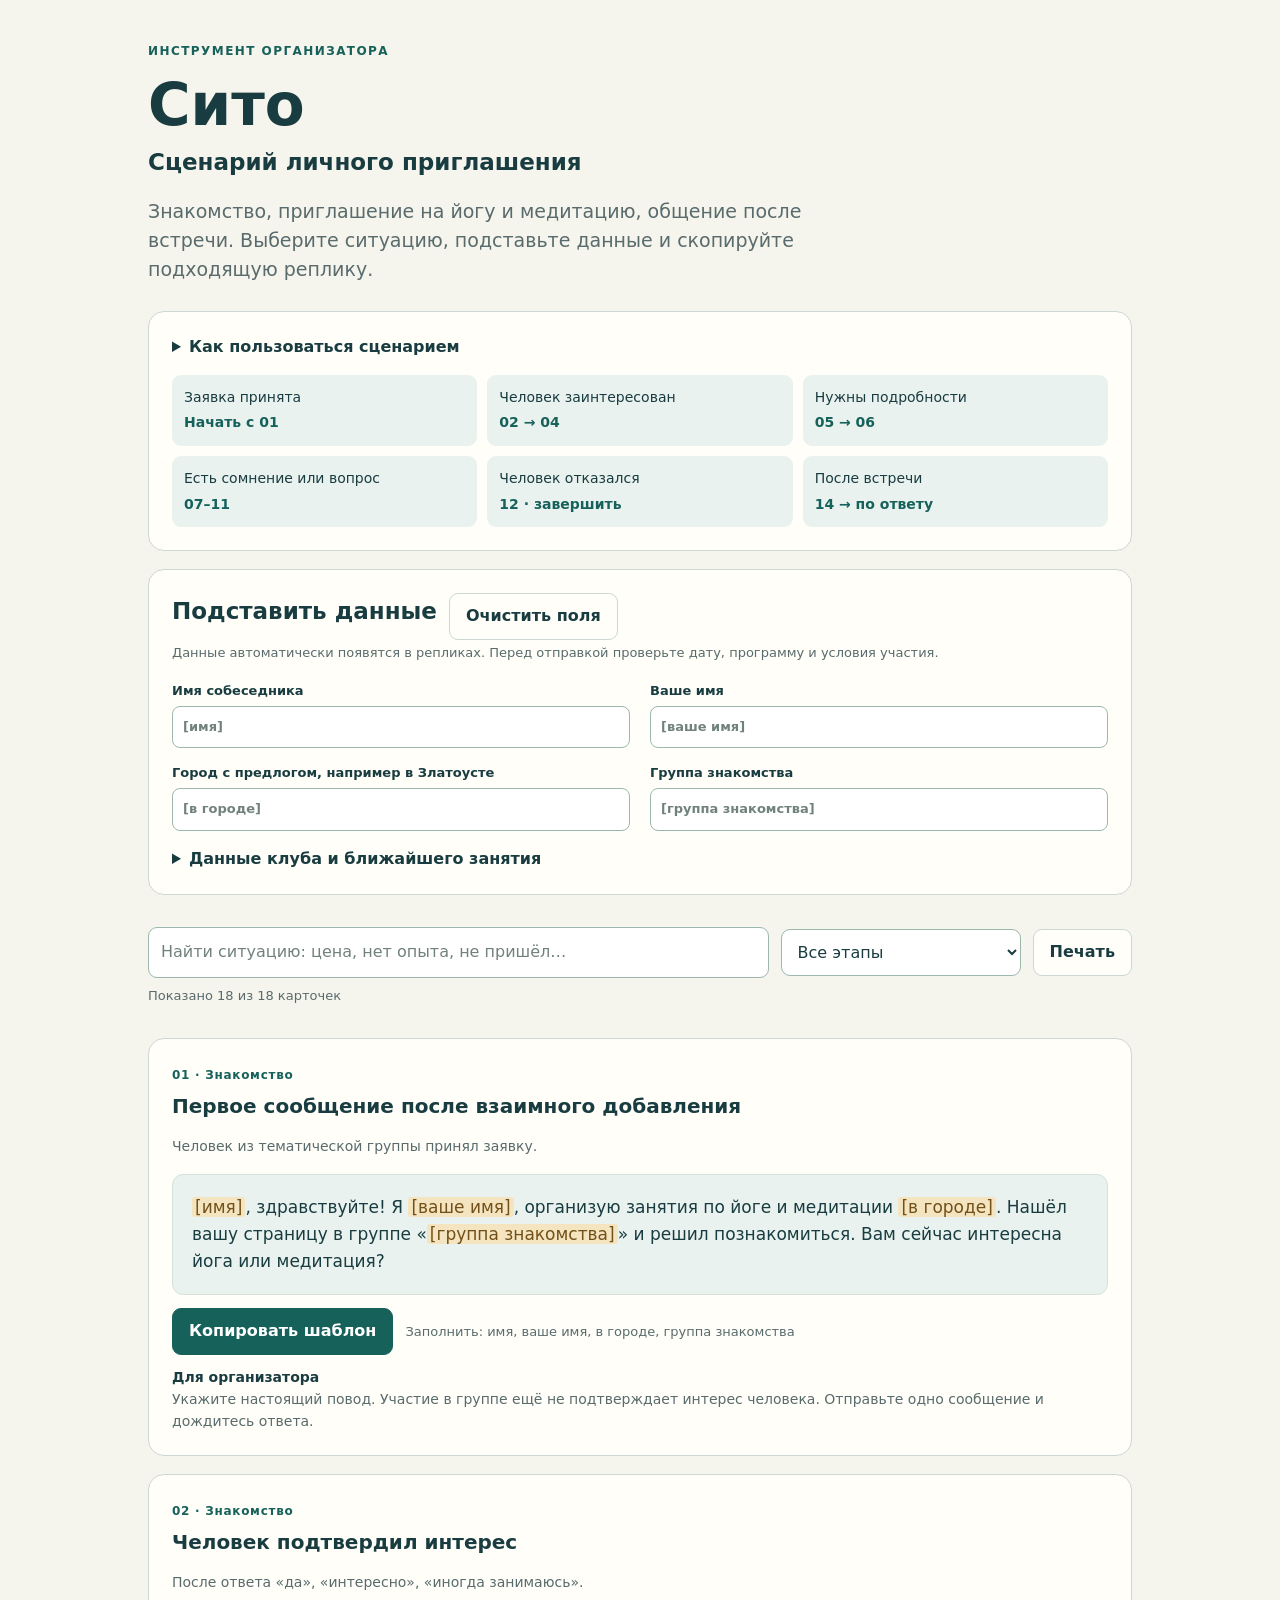
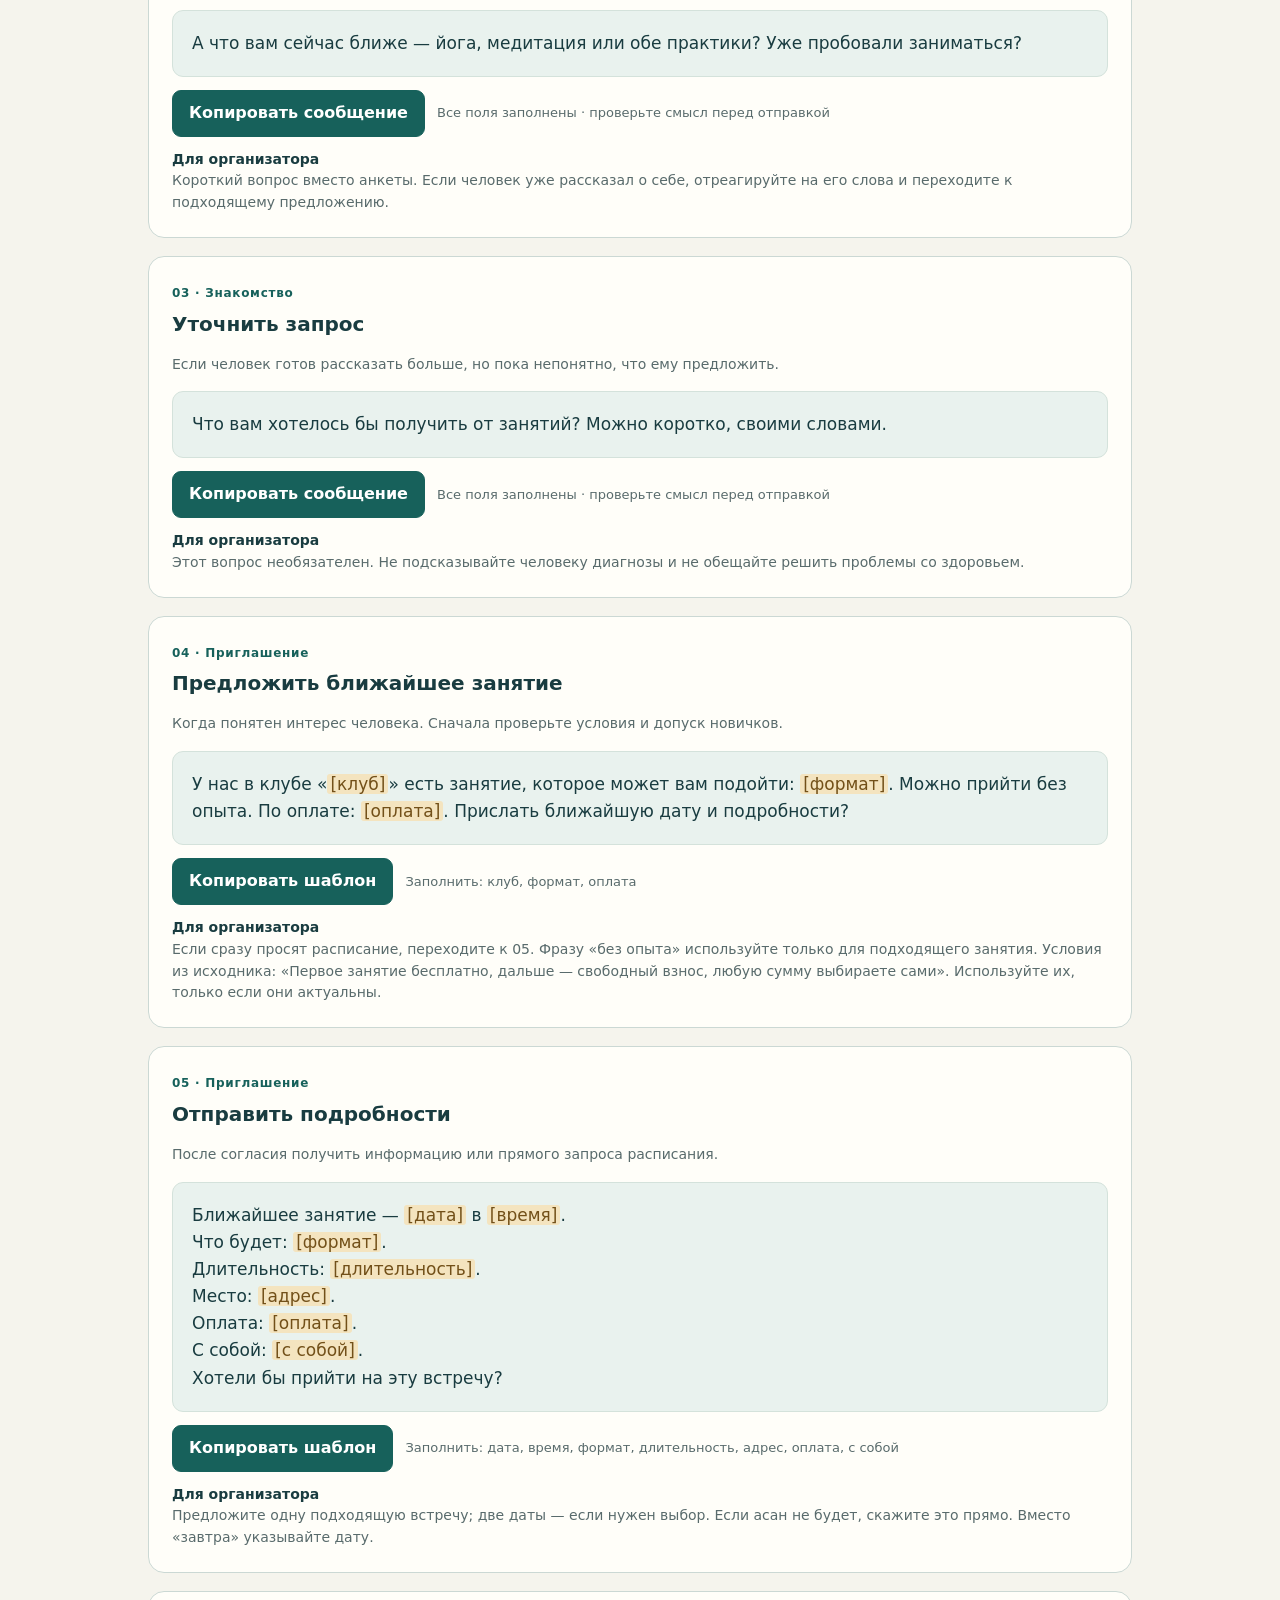
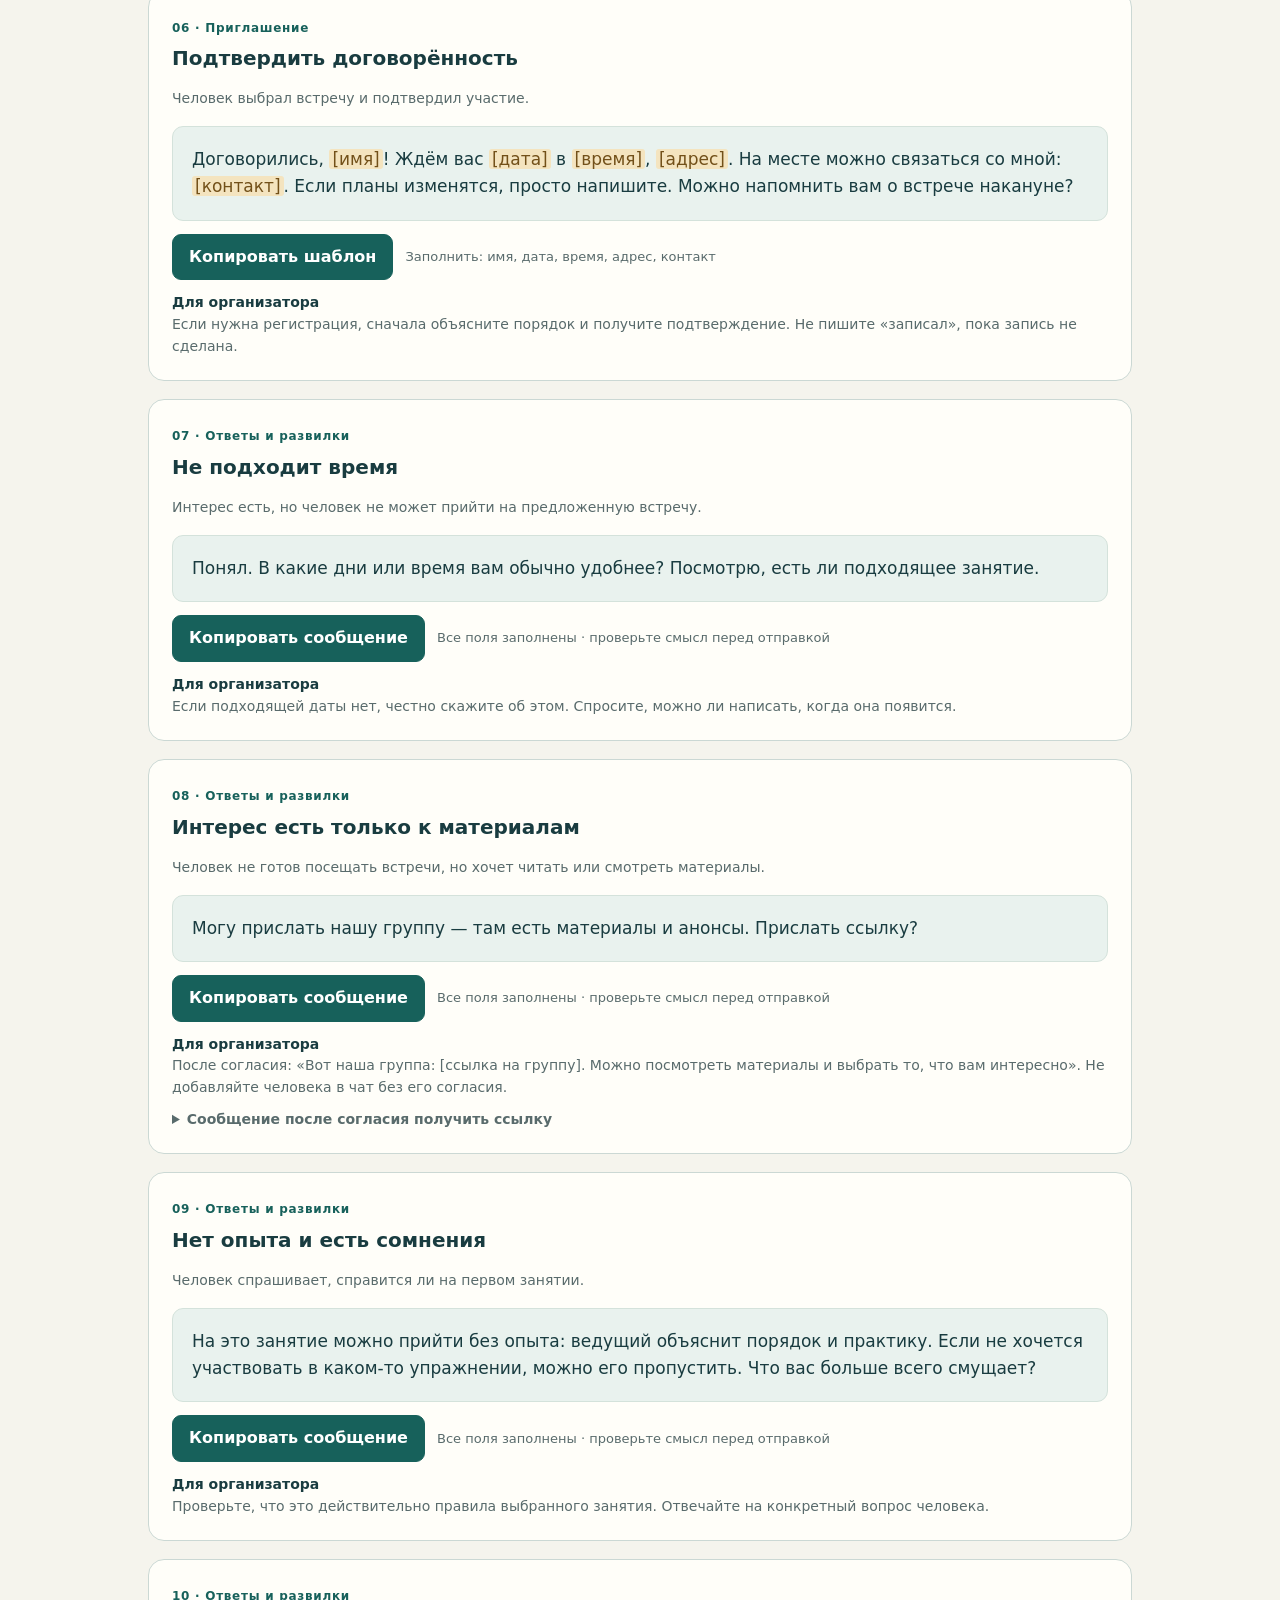
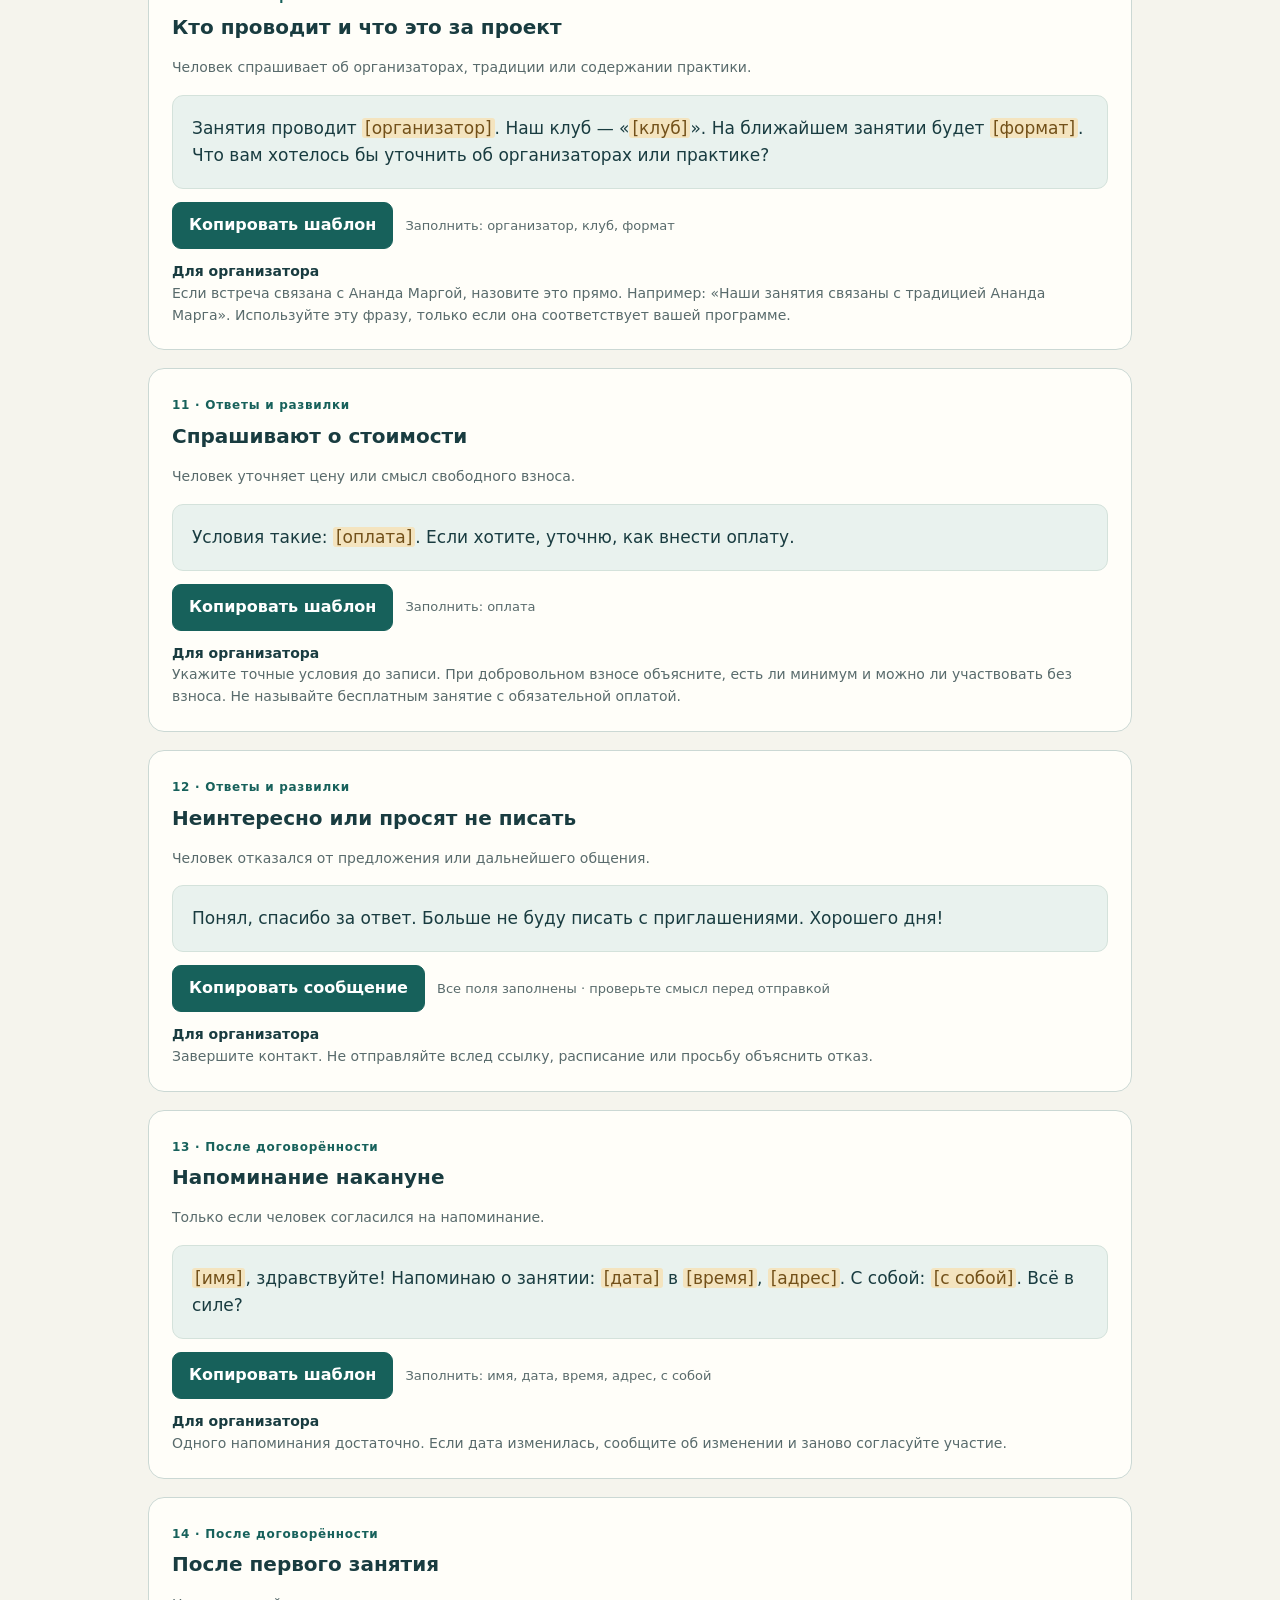
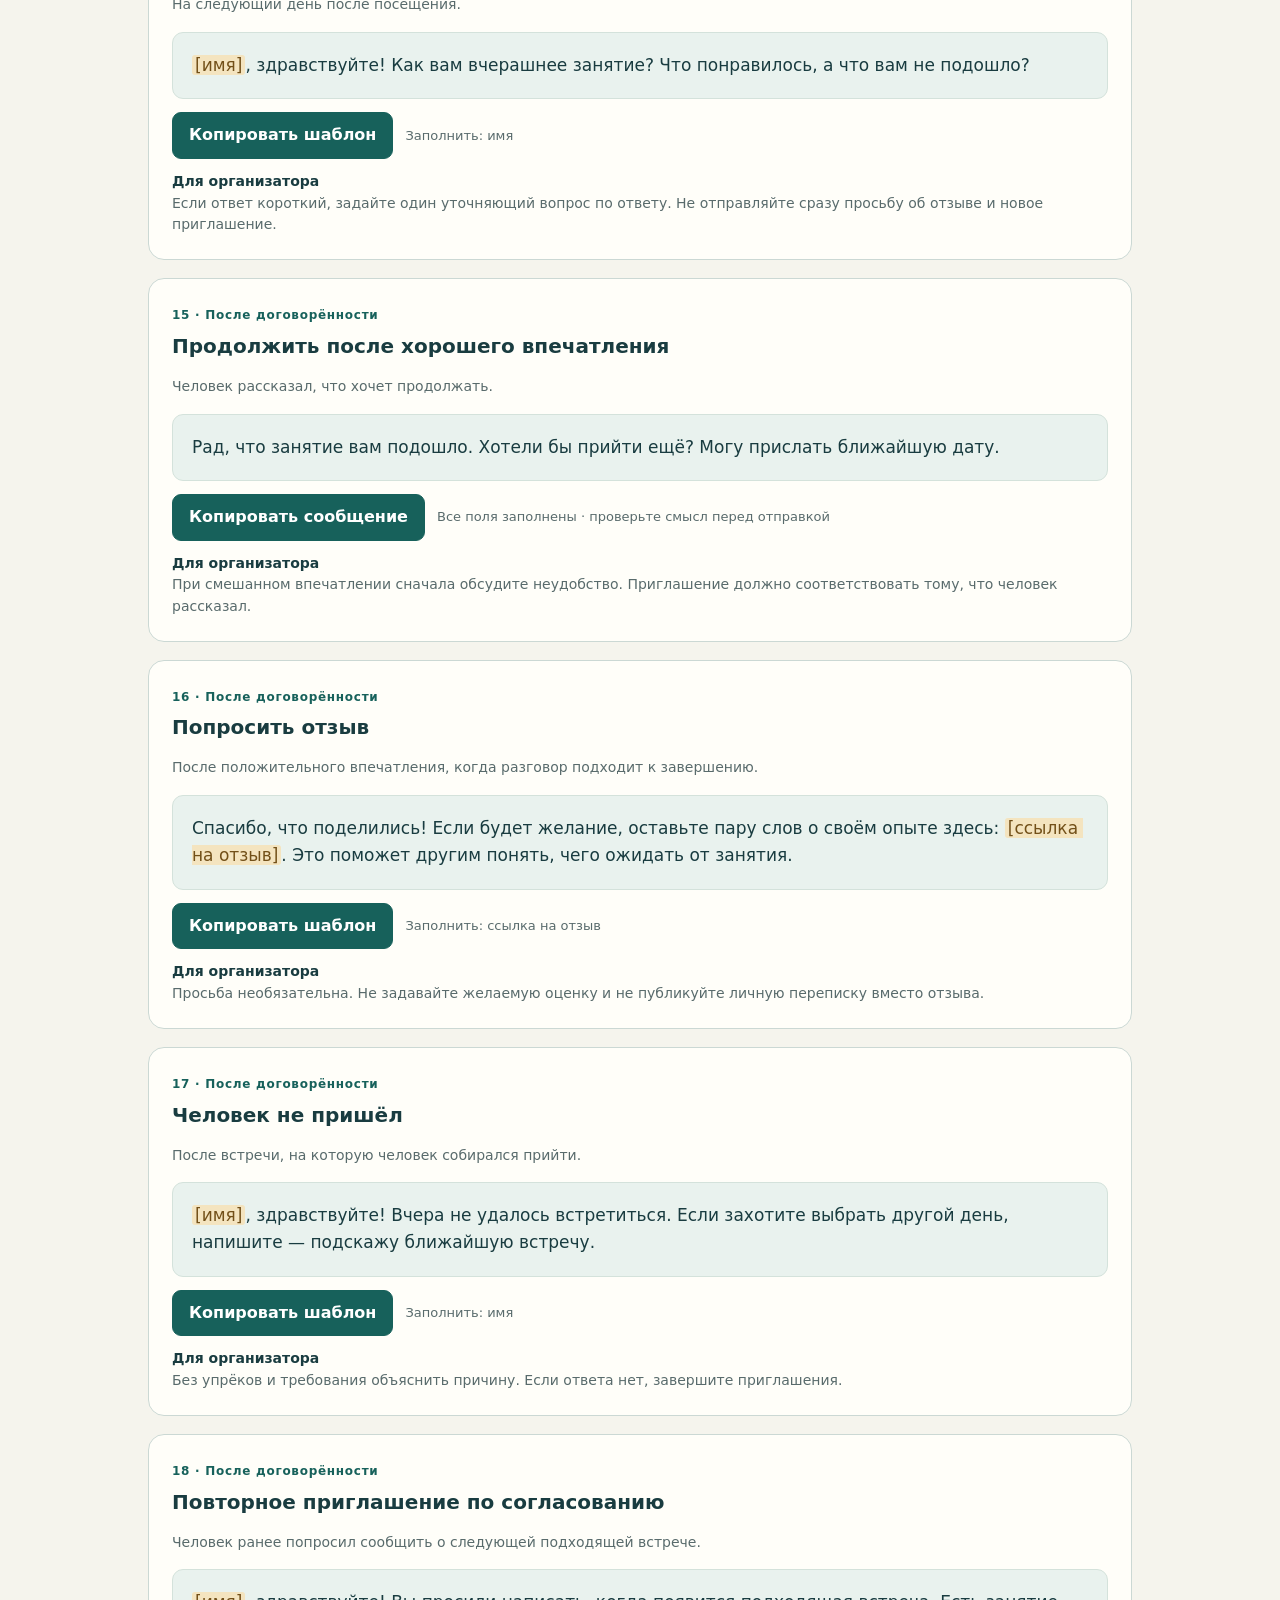
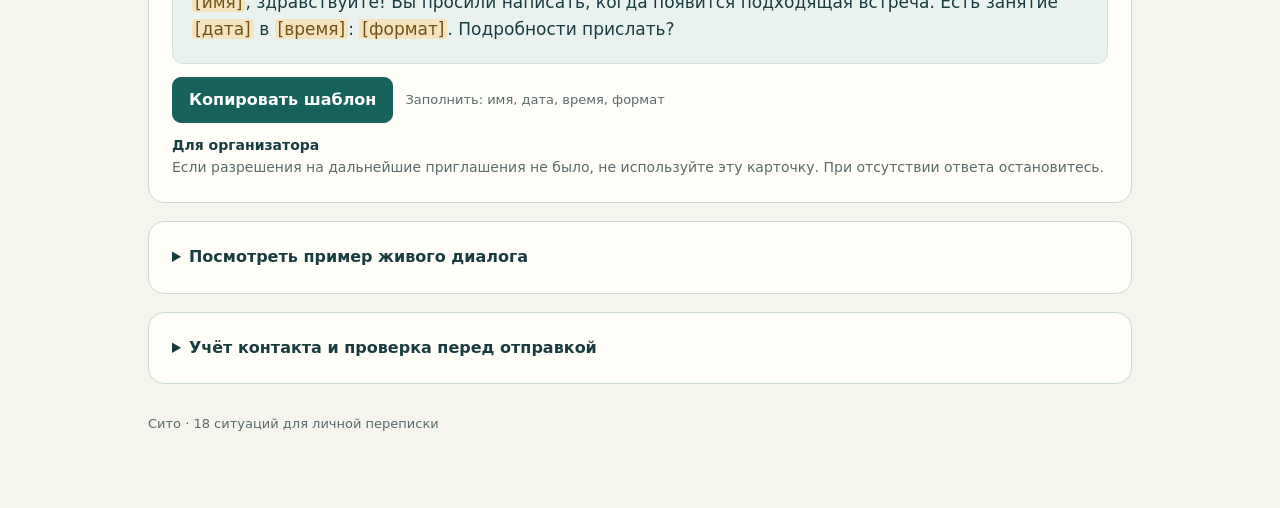
<file: docs/tools/sito.html>
<!doctype html><html lang="ru"><head><meta charset="utf-8"><meta name="viewport" content="width=device-width,initial-scale=1"><title>Сито — сценарий общения</title><style>
:root{--ink:#193c40;--muted:#596b6c;--paper:#f5f4ed;--line:#cbd8d4;--accent:#17615b;--soft:#e9f2ee;--white:#fffef9}*{box-sizing:border-box}html{scroll-behavior:smooth}body{margin:0;background:var(--paper);color:var(--ink);font:16px/1.55 system-ui,-apple-system,"Segoe UI",sans-serif}main{max-width:1040px;margin:auto;padding:38px 28px 60px}header{max-width:780px;margin-bottom:26px}.eyebrow{font-size:12px;letter-spacing:.12em;text-transform:uppercase;color:var(--accent);font-weight:750}h1{font-size:clamp(36px,6vw,58px);line-height:1.05;margin:12px 0}h2{font-size:23px;line-height:1.3;margin:0 0 10px}h3{font-size:20px;line-height:1.35;margin:6px 0 10px}.lead{font-size:19px;max-width:730px;color:var(--muted)}button,input,select,textarea{font:inherit}button{cursor:pointer;border:1px solid var(--line);border-radius:9px;background:var(--white);color:var(--ink);padding:10px 16px;font-weight:650}button:hover{border-color:var(--accent);background:var(--soft)}button:focus-visible,input:focus-visible,select:focus-visible,textarea:focus-visible,summary:focus-visible,a:focus-visible{outline:3px solid #cc9f51;outline-offset:3px}.primary{background:var(--accent);border-color:var(--accent);color:white}.primary:hover{background:#114c48;color:white}.panel{border:1px solid var(--line);background:var(--white);border-radius:16px;padding:23px;margin:18px 0}.row{display:flex;gap:12px;align-items:center;flex-wrap:wrap}.muted,small{color:var(--muted)}small{font-size:13px}.fields{display:grid;grid-template-columns:repeat(2,minmax(0,1fr));gap:15px 20px;margin:16px 0}.fields label{display:block;font-size:13px;font-weight:650}.fields input{display:block;width:100%;margin-top:5px;background:white;border:1px solid #9db7af;border-radius:8px;padding:10px;color:var(--ink)}input::placeholder{color:#71817d}summary{cursor:pointer;font-weight:700}details>p,details>ol{color:var(--muted)}.route{display:grid;grid-template-columns:repeat(3,minmax(0,1fr));gap:10px;margin-top:15px}.route a{display:block;text-decoration:none;color:var(--ink);background:var(--soft);border-radius:9px;padding:12px;font-size:14px}.route a b{display:block;color:var(--accent);margin-top:4px}.tools{position:sticky;top:0;background:var(--paper);padding:14px 0;z-index:2}.tools .row{flex-wrap:nowrap}.search{flex:1;min-width:0;padding:12px;border:1px solid #9db7af;border-radius:9px;background:white}.tools select{max-width:260px;padding:12px;border:1px solid #9db7af;border-radius:9px;background:white;color:var(--ink)}.count{display:block;margin-top:8px}.card{scroll-margin-top:140px}.card-top{display:flex;gap:12px;align-items:flex-start;justify-content:space-between}.number{font-size:12px;font-weight:750;letter-spacing:.06em;color:var(--accent)}.when{margin:6px 0 16px;color:var(--muted);font-size:14px}.message{white-space:pre-wrap;overflow-wrap:anywhere;background:var(--soft);border:1px solid #d4e2db;border-radius:11px;padding:19px;font-size:17px;line-height:1.6;user-select:text}.missing{background:#f4e4bf;color:#725019;padding:0 3px;border-radius:3px}.copy-row{margin:13px 0 10px;display:flex;gap:12px;align-items:center;flex-wrap:wrap}.note{font-size:14px;color:var(--muted);margin-top:12px}.note b{color:var(--ink)}.note details{margin-top:10px}.empty{padding:30px;text-align:center}.dialog p{margin:14px 0;max-width:780px}.dialog b{display:block;color:var(--accent);font-size:13px}.checklist{padding-left:22px}.toast{position:fixed;bottom:22px;left:50%;transform:translateX(-50%);background:var(--ink);color:white;padding:12px 20px;border-radius:12px;box-shadow:0 5px 25px #0002;max-width:calc(100vw - 30px);width:max-content;z-index:5}.end{margin-top:30px;color:var(--muted);font-size:13px}button[hidden],[hidden]{display:none!important}
@media(max-width:640px){main{padding:25px 16px 50px}.panel{padding:18px}.fields{grid-template-columns:1fr}.route{grid-template-columns:1fr 1fr}.tools .row{flex-wrap:wrap}.tools .search{flex-basis:100%}.tools select{flex:1;max-width:100%;min-width:0}.tools button{padding:11px}.card-top{display:block}.message{font-size:16px;padding:15px}h3{font-size:19px}.lead{font-size:17px}.card{scroll-margin-top:185px}}
@media print{body{background:white;color:black;font-size:11pt}main{max-width:none;padding:0}h1{font-size:28pt}.tools,.fields-panel,.copy-row,.toast,.screen-only{display:none!important}.panel{border:0;border-radius:0;padding:0;margin:15px 0}.card{break-inside:avoid}.message{background:#f2f5f3;border-color:#bbb;font-size:11pt;padding:10px}.when,.note{font-size:9pt}.missing{background:none}details>*{display:block!important}.route{display:none}header{margin-bottom:16px}.lead{font-size:12pt}}
</style></head><body><main>
<header><span class="eyebrow">Инструмент организатора</span><h1>Сито</h1><h2>Сценарий личного приглашения</h2><p class="lead">Знакомство, приглашение на йогу и медитацию, общение после встречи. Выберите ситуацию, подставьте данные и скопируйте подходящую реплику.</p></header>
<section class="panel"><details><summary>Как пользоваться сценарием</summary><ol><li>Прочитайте ответ человека и выберите подходящую карточку. Не отправляйте весь сценарий подряд.</li><li>Замените все поля в квадратных скобках. Оставляйте только те сведения и обещания, которые верны для вашего занятия.</li><li>Одно сообщение — один следующий шаг. Можно менять формулировки под живой разговор.</li><li>Взаимное добавление в друзья ещё не означает согласия на регулярные приглашения. Если человек не ответил на знакомство, остановитесь. Если отказался, завершите контакт.</li><li>Для напоминания, новых анонсов и добавления в чат отдельно получите согласие.</li></ol><p>Текст сообщения находится в зелёном блоке. Пояснения ниже предназначены организатору. Жёлтым выделены поля, которые ещё нужно заполнить.</p></details><nav class="route" aria-label="Быстрый маршрут"><a href="#card-01" data-jump="01">Заявка принята<b>Начать с 01</b></a><a href="#card-02" data-jump="02">Человек заинтересован<b>02 → 04</b></a><a href="#card-05" data-jump="05">Нужны подробности<b>05 → 06</b></a><a href="#card-07" data-jump="07">Есть сомнение или вопрос<b>07–11</b></a><a href="#card-12" data-jump="12">Человек отказался<b>12 · завершить</b></a><a href="#card-14" data-jump="14">После встречи<b>14 → по ответу</b></a></nav></section>
<section class="panel fields-panel" aria-labelledby="fields-heading"><div class="row"><h2 id="fields-heading">Подставить данные</h2><button id="clear-fields" type="button">Очистить поля</button></div><small>Данные автоматически появятся в репликах. Перед отправкой проверьте дату, программу и условия участия.</small><div class="fields"><label>Имя собеседника<input data-field="имя" placeholder="[имя]" autocomplete="off"></label><label>Ваше имя<input data-field="ваше имя" placeholder="[ваше имя]" autocomplete="off"></label><label>Город с предлогом, например в Златоусте<input data-field="в городе" placeholder="[в городе]" autocomplete="off"></label><label>Группа знакомства<input data-field="группа знакомства" placeholder="[группа знакомства]" autocomplete="off"></label></div><details><summary>Данные клуба и ближайшего занятия</summary><div class="fields"><label>Название клуба<input data-field="клуб" placeholder="[клуб]" autocomplete="off"></label><label>Организация или команда<input data-field="организатор" placeholder="[организатор]" autocomplete="off"></label><label>Дата с днём недели<input data-field="дата" placeholder="[дата]" autocomplete="off"></label><label>Время и часовой пояс<input data-field="время" placeholder="[время]" autocomplete="off"></label><label>Что будет на занятии<input data-field="формат" placeholder="[формат]" autocomplete="off"></label><label>Длительность<input data-field="длительность" placeholder="[длительность]" autocomplete="off"></label><label>Адрес<input data-field="адрес" placeholder="[адрес]" autocomplete="off"></label><label>Условия оплаты<input data-field="оплата" placeholder="[оплата]" autocomplete="off"></label><label>Что взять с собой<input data-field="с собой" placeholder="[с собой]" autocomplete="off"></label><label>Контакт на месте<input data-field="контакт" placeholder="[контакт]" autocomplete="off"></label><label>Ссылка на группу<input data-field="ссылка на группу" placeholder="[ссылка на группу]" autocomplete="off"></label><label>Ссылка для отзыва<input data-field="ссылка на отзыв" placeholder="[ссылка на отзыв]" autocomplete="off"></label></div></details></section>
<div class="tools"><div class="row"><input class="search" id="search" type="search" aria-label="Поиск ситуации" placeholder="Найти ситуацию: цена, нет опыта, не пришёл…"><select id="stage" aria-label="Этап общения"><option value="">Все этапы</option><option>Знакомство</option><option>Приглашение</option><option>Ответы и развилки</option><option>После договорённости</option></select><button id="print" type="button">Печать</button></div><small class="count" id="count" aria-live="polite"></small></div>
<section id="cards" aria-label="Карточки сообщений"></section><p class="empty" id="empty" hidden>По этому запросу карточек нет. Измените запрос или выберите все этапы.</p>
<section class="panel dialog"><details><summary>Посмотреть пример живого диалога</summary><p class="muted">Условный пример. Подставьте реальные сведения о своём занятии.</p><p><b>Организатор</b>Анна, здравствуйте! Я Михаил, организую занятия по йоге и медитации в вашем городе. Нашёл вашу страницу в группе «Йога в городе» и решил познакомиться. Вам сейчас интересна йога или медитация?</p><p><b>Анна</b>Здравствуйте! Больше медитация. Но я пока ничего не пробовала.</p><p><b>Организатор</b>Тогда могу предложить вводное занятие с объяснением практики. На него можно прийти без опыта. Первое посещение бесплатно. Прислать дату и подробности?</p><p><b>Анна</b>Да, пожалуйста. А асаны будут?</p><p><b>Организатор</b>На этой встрече будет объяснение медитации, совместная практика и ответы на вопросы. Асан не будет. Дата — [дата], начало в [время], длительность — [длительность]. Встречаемся по адресу [адрес]. С собой — [с собой]. Вам подходит?</p><p><b>Анна</b>Да, хочу прийти.</p><p><b>Организатор</b>Договорились! На месте можно связаться со мной: [контакт]. Если планы изменятся, просто напишите. Можно напомнить вам накануне?</p><p><b>Анна</b>Да, спасибо.</p></details></section>
<section class="panel"><details><summary>Учёт контакта и проверка перед отправкой</summary><p>Отмечайте ссылку на профиль, источник знакомства, интерес своими словами, последний ответ и дату, согласованную встречу, разрешения на напоминания и новые анонсы, следующий шаг.</p><p>Статусы: ждём ответа, есть интерес, отправлены подробности, встреча согласована, посетил, не сейчас, завершён. При статусе «завершён» новых приглашений не отправляйте.</p><ul class="checklist"><li>Все поля заменены.</li><li>Повод знакомства правдивый.</li><li>Дата и условия проверены.</li><li>Сообщение отвечает на последний ответ человека.</li><li>Человеку понятно, что предложено и как ответить.</li></ul></details></section>
<p class="end">Сито · 18 ситуаций для личной переписки</p></main><div id="toast" class="toast" role="status" hidden></div><noscript><p>Для подстановки полей и копирования сообщений включите JavaScript. Полный текст также доступен в документе Word и файле Markdown.</p></noscript>
<script type="application/json" id="content">{"fields": [["имя", "Имя собеседника"], ["ваше имя", "Ваше имя"], ["в городе", "Город с предлогом, например в Златоусте"], ["группа знакомства", "Группа знакомства"], ["клуб", "Название клуба"], ["организатор", "Организация или команда"], ["дата", "Дата с днём недели"], ["время", "Время и часовой пояс"], ["формат", "Что будет на занятии"], ["длительность", "Длительность"], ["адрес", "Адрес"], ["оплата", "Условия оплаты"], ["с собой", "Что взять с собой"], ["контакт", "Контакт на месте"], ["ссылка на группу", "Ссылка на группу"], ["ссылка на отзыв", "Ссылка для отзыва"]], "cards": [{"id": "01", "stage": "Знакомство", "title": "Первое сообщение после взаимного добавления", "when": "Человек из тематической группы принял заявку.", "text": "[имя], здравствуйте! Я [ваше имя], организую занятия по йоге и медитации [в городе]. Нашёл вашу страницу в группе «[группа знакомства]» и решил познакомиться. Вам сейчас интересна йога или медитация?", "note": "Укажите настоящий повод. Участие в группе ещё не подтверждает интерес человека. Отправьте одно сообщение и дождитесь ответа.", "keywords": "нет ответа молчит не ответил"}, {"id": "02", "stage": "Знакомство", "title": "Человек подтвердил интерес", "when": "После ответа «да», «интересно», «иногда занимаюсь».", "text": "А что вам сейчас ближе — йога, медитация или обе практики? Уже пробовали заниматься?", "note": "Короткий вопрос вместо анкеты. Если человек уже рассказал о себе, отреагируйте на его слова и переходите к подходящему предложению."}, {"id": "03", "stage": "Знакомство", "title": "Уточнить запрос", "when": "Если человек готов рассказать больше, но пока непонятно, что ему предложить.", "text": "Что вам хотелось бы получить от занятий? Можно коротко, своими словами.", "note": "Этот вопрос необязателен. Не подсказывайте человеку диагнозы и не обещайте решить проблемы со здоровьем."}, {"id": "04", "stage": "Приглашение", "title": "Предложить ближайшее занятие", "when": "Когда понятен интерес человека. Сначала проверьте условия и допуск новичков.", "text": "У нас в клубе «[клуб]» есть занятие, которое может вам подойти: [формат]. Можно прийти без опыта. По оплате: [оплата]. Прислать ближайшую дату и подробности?", "note": "Если сразу просят расписание, переходите к 05. Фразу «без опыта» используйте только для подходящего занятия. Условия из исходника: «Первое занятие бесплатно, дальше — свободный взнос, любую сумму выбираете сами». Используйте их, только если они актуальны."}, {"id": "05", "stage": "Приглашение", "title": "Отправить подробности", "when": "После согласия получить информацию или прямого запроса расписания.", "text": "Ближайшее занятие — [дата] в [время].\nЧто будет: [формат].\nДлительность: [длительность].\nМесто: [адрес].\nОплата: [оплата].\nС собой: [с собой].\nХотели бы прийти на эту встречу?", "note": "Предложите одну подходящую встречу; две даты — если нужен выбор. Если асан не будет, скажите это прямо. Вместо «завтра» указывайте дату."}, {"id": "06", "stage": "Приглашение", "title": "Подтвердить договорённость", "when": "Человек выбрал встречу и подтвердил участие.", "text": "Договорились, [имя]! Ждём вас [дата] в [время], [адрес]. На месте можно связаться со мной: [контакт]. Если планы изменятся, просто напишите. Можно напомнить вам о встрече накануне?", "note": "Если нужна регистрация, сначала объясните порядок и получите подтверждение. Не пишите «записал», пока запись не сделана."}, {"id": "07", "stage": "Ответы и развилки", "title": "Не подходит время", "when": "Интерес есть, но человек не может прийти на предложенную встречу.", "text": "Понял. В какие дни или время вам обычно удобнее? Посмотрю, есть ли подходящее занятие.", "note": "Если подходящей даты нет, честно скажите об этом. Спросите, можно ли написать, когда она появится."}, {"id": "08", "stage": "Ответы и развилки", "title": "Интерес есть только к материалам", "when": "Человек не готов посещать встречи, но хочет читать или смотреть материалы.", "text": "Могу прислать нашу группу — там есть материалы и анонсы. Прислать ссылку?", "note": "После согласия: «Вот наша группа: [ссылка на группу]. Можно посмотреть материалы и выбрать то, что вам интересно». Не добавляйте человека в чат без его согласия.", "followup": "Вот наша группа: [ссылка на группу]. Можно посмотреть материалы и выбрать то, что вам интересно."}, {"id": "09", "stage": "Ответы и развилки", "title": "Нет опыта и есть сомнения", "when": "Человек спрашивает, справится ли на первом занятии.", "text": "На это занятие можно прийти без опыта: ведущий объяснит порядок и практику. Если не хочется участвовать в каком-то упражнении, можно его пропустить. Что вас больше всего смущает?", "note": "Проверьте, что это действительно правила выбранного занятия. Отвечайте на конкретный вопрос человека."}, {"id": "10", "stage": "Ответы и развилки", "title": "Кто проводит и что это за проект", "when": "Человек спрашивает об организаторах, традиции или содержании практики.", "text": "Занятия проводит [организатор]. Наш клуб — «[клуб]». На ближайшем занятии будет [формат]. Что вам хотелось бы уточнить об организаторах или практике?", "note": "Если встреча связана с Ананда Маргой, назовите это прямо. Например: «Наши занятия связаны с традицией Ананда Марга». Используйте эту фразу, только если она соответствует вашей программе."}, {"id": "11", "stage": "Ответы и развилки", "title": "Спрашивают о стоимости", "when": "Человек уточняет цену или смысл свободного взноса.", "text": "Условия такие: [оплата]. Если хотите, уточню, как внести оплату.", "note": "Укажите точные условия до записи. При добровольном взносе объясните, есть ли минимум и можно ли участвовать без взноса. Не называйте бесплатным занятие с обязательной оплатой.", "keywords": "цена стоимость бесплатно взнос"}, {"id": "12", "stage": "Ответы и развилки", "title": "Неинтересно или просят не писать", "when": "Человек отказался от предложения или дальнейшего общения.", "text": "Понял, спасибо за ответ. Больше не буду писать с приглашениями. Хорошего дня!", "note": "Завершите контакт. Не отправляйте вслед ссылку, расписание или просьбу объяснить отказ."}, {"id": "13", "stage": "После договорённости", "title": "Напоминание накануне", "when": "Только если человек согласился на напоминание.", "text": "[имя], здравствуйте! Напоминаю о занятии: [дата] в [время], [адрес]. С собой: [с собой]. Всё в силе?", "note": "Одного напоминания достаточно. Если дата изменилась, сообщите об изменении и заново согласуйте участие."}, {"id": "14", "stage": "После договорённости", "title": "После первого занятия", "when": "На следующий день после посещения.", "text": "[имя], здравствуйте! Как вам вчерашнее занятие? Что понравилось, а что вам не подошло?", "note": "Если ответ короткий, задайте один уточняющий вопрос по ответу. Не отправляйте сразу просьбу об отзыве и новое приглашение."}, {"id": "15", "stage": "После договорённости", "title": "Продолжить после хорошего впечатления", "when": "Человек рассказал, что хочет продолжать.", "text": "Рад, что занятие вам подошло. Хотели бы прийти ещё? Могу прислать ближайшую дату.", "note": "При смешанном впечатлении сначала обсудите неудобство. Приглашение должно соответствовать тому, что человек рассказал."}, {"id": "16", "stage": "После договорённости", "title": "Попросить отзыв", "when": "После положительного впечатления, когда разговор подходит к завершению.", "text": "Спасибо, что поделились! Если будет желание, оставьте пару слов о своём опыте здесь: [ссылка на отзыв]. Это поможет другим понять, чего ожидать от занятия.", "note": "Просьба необязательна. Не задавайте желаемую оценку и не публикуйте личную переписку вместо отзыва."}, {"id": "17", "stage": "После договорённости", "title": "Человек не пришёл", "when": "После встречи, на которую человек собирался прийти.", "text": "[имя], здравствуйте! Вчера не удалось встретиться. Если захотите выбрать другой день, напишите — подскажу ближайшую встречу.", "note": "Без упрёков и требования объяснить причину. Если ответа нет, завершите приглашения."}, {"id": "18", "stage": "После договорённости", "title": "Повторное приглашение по согласованию", "when": "Человек ранее попросил сообщить о следующей подходящей встрече.", "text": "[имя], здравствуйте! Вы просили написать, когда появится подходящая встреча. Есть занятие [дата] в [время]: [формат]. Подробности прислать?", "note": "Если разрешения на дальнейшие приглашения не было, не используйте эту карточку. При отсутствии ответа остановитесь."}], "intro": "Сценарий личной переписки для организатора занятий по йоге и медитации. Помогает познакомиться с человеком из тематического сообщества, понять его интерес и предложить подходящую встречу.", "rules": ["Прочитайте ответ человека и выберите подходящую карточку. Не отправляйте весь сценарий подряд.", "Замените все поля в квадратных скобках. Оставляйте только те сведения и обещания, которые верны для вашего занятия.", "Одно сообщение — один следующий шаг. Можно менять формулировки под живой разговор.", "Взаимное добавление в друзья ещё не означает согласия на регулярные приглашения. Если человек не ответил на знакомство, остановитесь. Если отказался, завершите контакт.", "Для напоминания, новых анонсов и добавления в чат отдельно получите согласие."], "route": [["Человек принял заявку", "01 → дождаться ответа"], ["Есть интерес", "02 или 03 → 04"], ["Просит подробности", "05 → 06 при согласии прийти"], ["Есть вопрос или сомнение", "07–11 → ответить по ситуации"], ["Отказ или просьба не писать", "12 → завершить контакт"], ["Встреча согласована", "13 при согласии на напоминание"], ["Посетил занятие", "14 → 15 или 16 по ответу"], ["Не пришёл", "17 → ждать инициативы"], ["Просил сообщить о новой дате", "18"]], "dialog": [["Организатор", "Анна, здравствуйте! Я Михаил, организую занятия по йоге и медитации в вашем городе. Нашёл вашу страницу в группе «Йога в городе» и решил познакомиться. Вам сейчас интересна йога или медитация?"], ["Анна", "Здравствуйте! Больше медитация. Но я пока ничего не пробовала."], ["Организатор", "Тогда могу предложить вводное занятие с объяснением практики. На него можно прийти без опыта. Первое посещение бесплатно. Прислать дату и подробности?"], ["Анна", "Да, пожалуйста. А асаны будут?"], ["Организатор", "На этой встрече будет объяснение медитации, совместная практика и ответы на вопросы. Асан не будет. Дата — [дата], начало в [время], длительность — [длительность]. Встречаемся по адресу [адрес]. С собой — [с собой]. Вам подходит?"], ["Анна", "Да, хочу прийти."], ["Организатор", "Договорились! На месте можно связаться со мной: [контакт]. Если планы изменятся, просто напишите. Можно напомнить вам накануне?"], ["Анна", "Да, спасибо."]]}</script><script>
'use strict';
const data=JSON.parse(document.getElementById('content').textContent);const values={};let currentStage='';let query='';let timer;let printing=false;
const esc=s=>String(s).replace(/[&<>"']/g,c=>({'&':'&amp;','<':'&lt;','>':'&gt;','"':'&quot;',"'":'&#39;'}[c]));
const resolve=s=>s.replace(/\[([^\]]+)\]/g,(m,k)=>values[k]?.trim()||m);
const missing=s=>[...new Set([...s.matchAll(/\[([^\]]+)\]/g)].map(m=>m[1]))];
const marked=s=>esc(s).replace(/\[([^\]]+)\]/g,'<span class="missing">[$1]</span>');
function messageBlock(c,text,part){const textFilled=resolve(text);const need=missing(textFilled);return '<div class="message">'+marked(textFilled)+'</div><div class="copy-row"><button class="primary" data-copy="'+c.id+'" data-part="'+part+'">'+(need.length?'Копировать шаблон':'Копировать сообщение')+'</button><small>'+(need.length?'Заполнить: '+need.map(esc).join(', '):'Все поля заполнены · проверьте смысл перед отправкой')+'</small></div>';}
function draw(){const normalized=query.trim().toLocaleLowerCase('ru');const list=data.cards.filter(c=>(printing||!currentStage||c.stage===currentStage)&&(printing||!normalized||[c.id,c.title,c.when,c.text,c.note,c.followup||'',c.keywords||''].join(' ').toLocaleLowerCase('ru').includes(normalized)));document.getElementById('cards').innerHTML=list.map(c=>'<article class="panel card" id="card-'+c.id+'"><div class="card-top"><div><span class="number">'+c.id+' · '+esc(c.stage)+'</span><h3>'+esc(c.title)+'</h3></div></div><p class="when">'+esc(c.when)+'</p>'+messageBlock(c,c.text,'main')+'<div class="note"><b>Для организатора</b><br>'+esc(c.note)+(c.followup?'<details><summary>Сообщение после согласия получить ссылку</summary>'+messageBlock(c,c.followup,'followup')+'</details>':'')+'</div></article>').join('');document.getElementById('count').textContent='Показано '+list.length+' из '+data.cards.length+' карточек';document.getElementById('empty').hidden=!!list.length;}
function toast(text){clearTimeout(timer);const el=document.getElementById('toast');el.textContent=text;el.hidden=false;timer=setTimeout(()=>el.hidden=true,5500);}
async function copy(text){try{if(!navigator.clipboard)throw Error();await navigator.clipboard.writeText(text);return true;}catch{const el=document.createElement('textarea');el.value=text;el.style.position='fixed';el.style.top='0';el.style.left='0';el.style.opacity='0';document.body.append(el);el.focus();el.select();const ok=document.execCommand('copy');el.remove();return ok;}}
document.getElementById('cards').addEventListener('click',async e=>{const b=e.target.closest('[data-copy]');if(!b)return;const c=data.cards.find(c=>c.id===b.dataset.copy);const text=resolve(b.dataset.part==='followup'?c.followup:c.text);const ok=await copy(text);toast(ok?(missing(text).length?'Шаблон скопирован. Замените поля в квадратных скобках перед отправкой.':'Сообщение скопировано.'):'Не удалось скопировать автоматически. Выделите текст сообщения и скопируйте вручную.');});
document.querySelectorAll('[data-field]').forEach(el=>el.addEventListener('input',()=>{values[el.dataset.field]=el.value;draw();}));
document.getElementById('search').addEventListener('input',e=>{query=e.target.value;draw();});document.getElementById('stage').addEventListener('change',e=>{currentStage=e.target.value;draw();});
document.getElementById('clear-fields').addEventListener('click',()=>{document.querySelectorAll('[data-field]').forEach(el=>{el.value='';values[el.dataset.field]='';});draw();toast('Поля очищены.');});
document.querySelectorAll('[data-jump]').forEach(a=>a.addEventListener('click',()=>{currentStage='';query='';document.getElementById('stage').value='';document.getElementById('search').value='';draw();}));
document.getElementById('print').addEventListener('click',()=>window.print());window.addEventListener('beforeprint',()=>{printing=true;draw();});window.addEventListener('afterprint',()=>{printing=false;draw();});draw();
</script></body></html>
</file>
